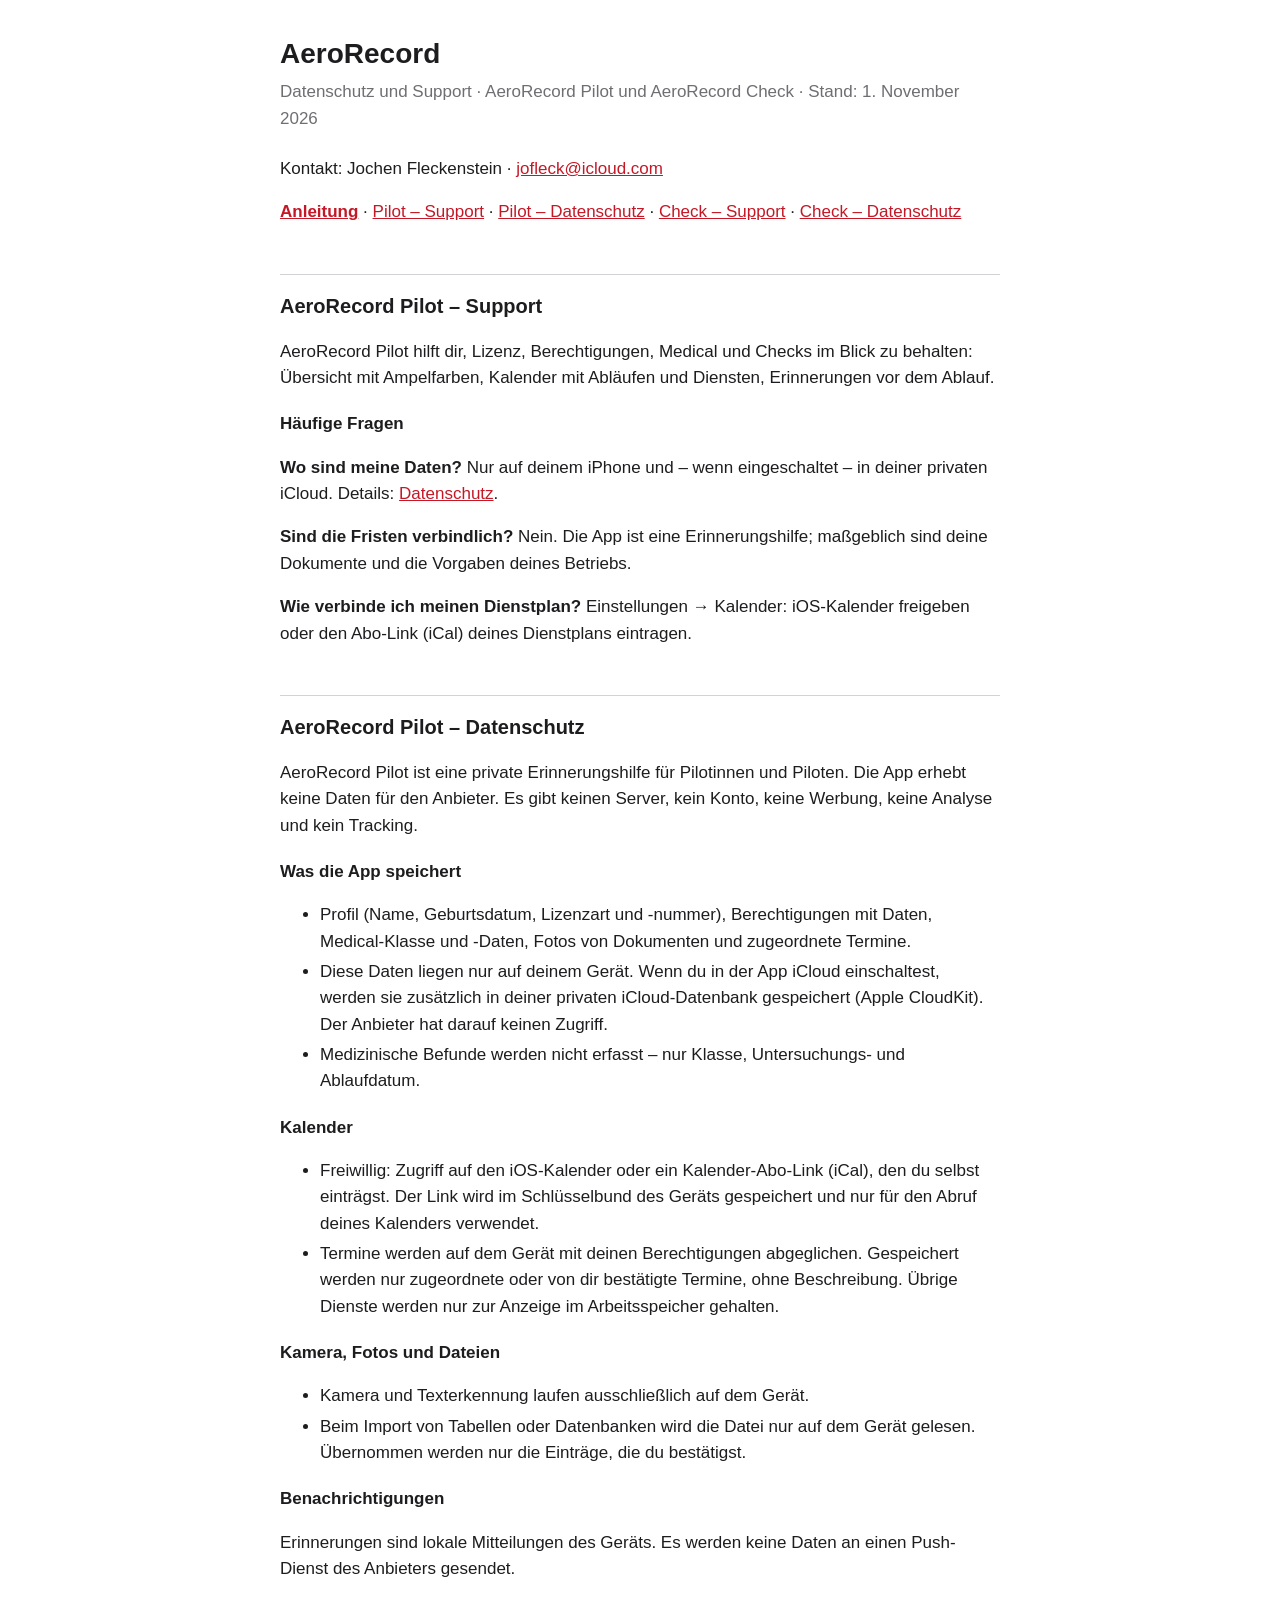
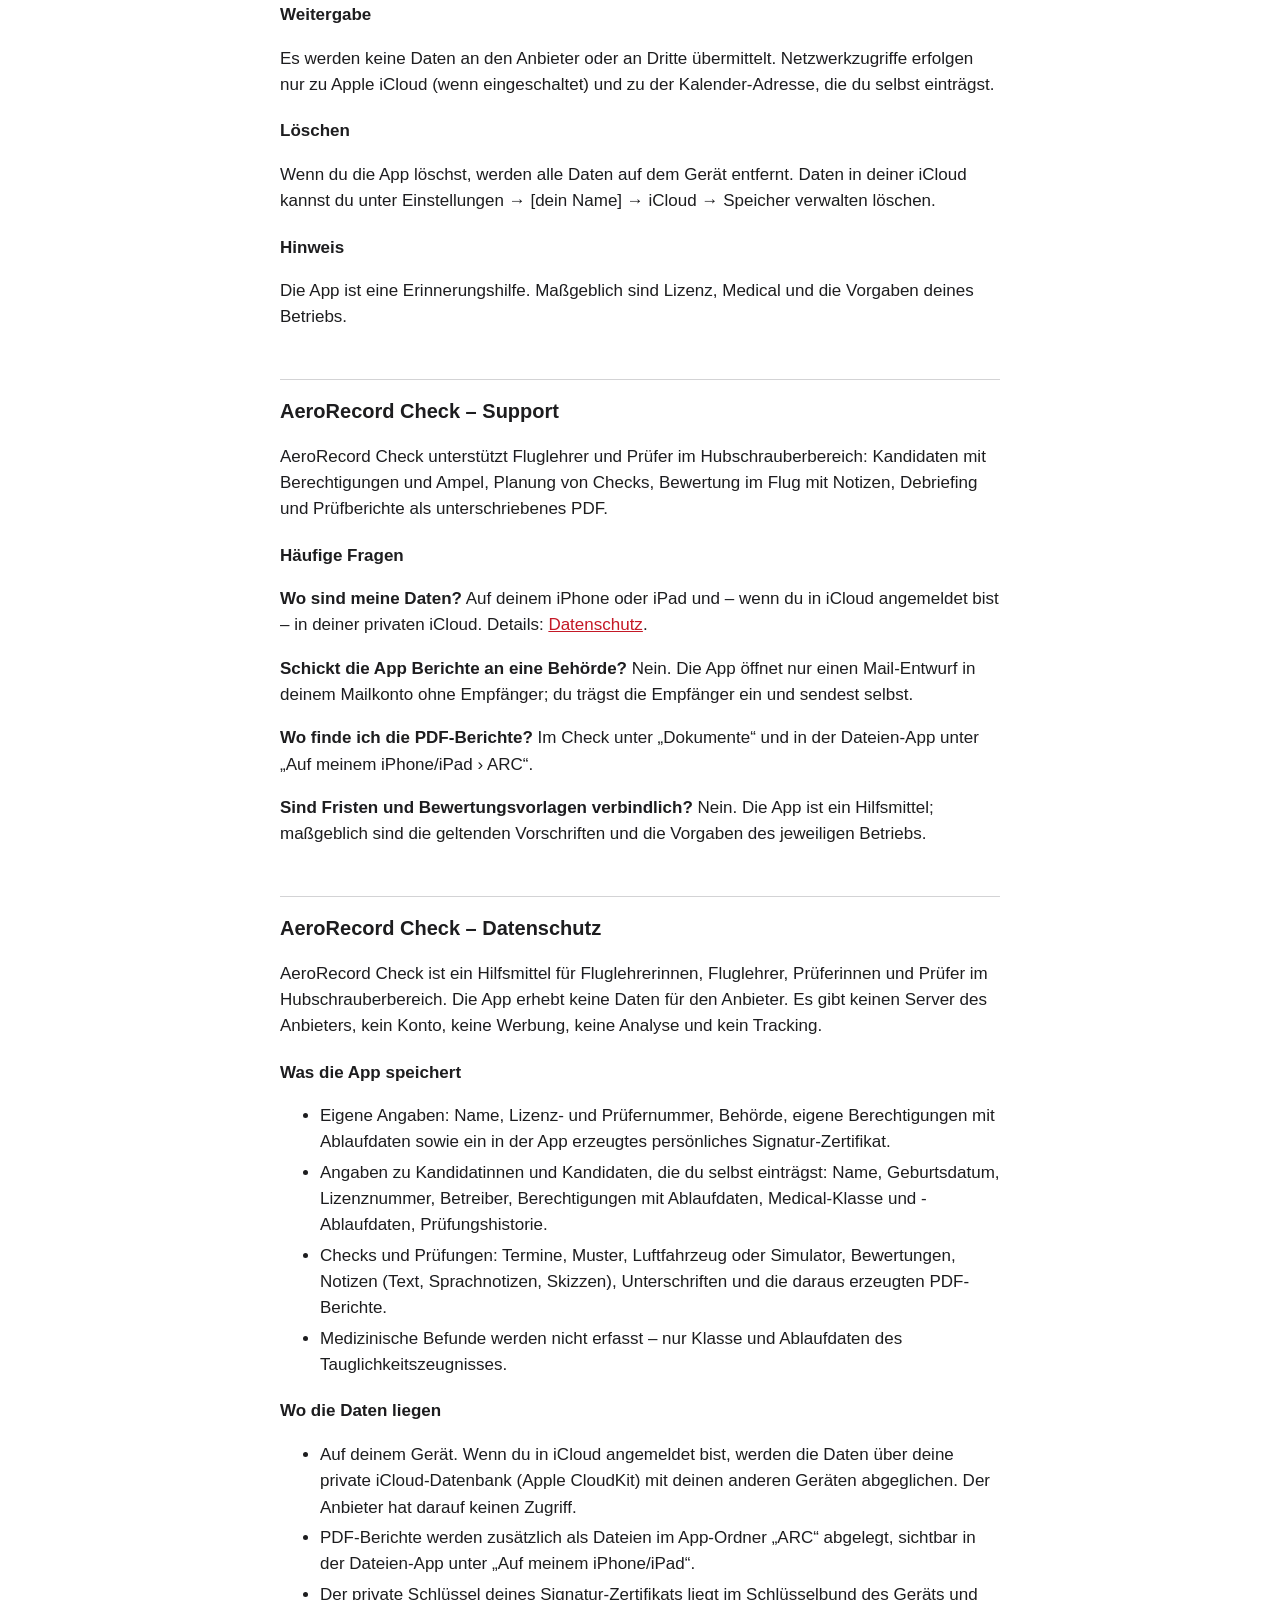
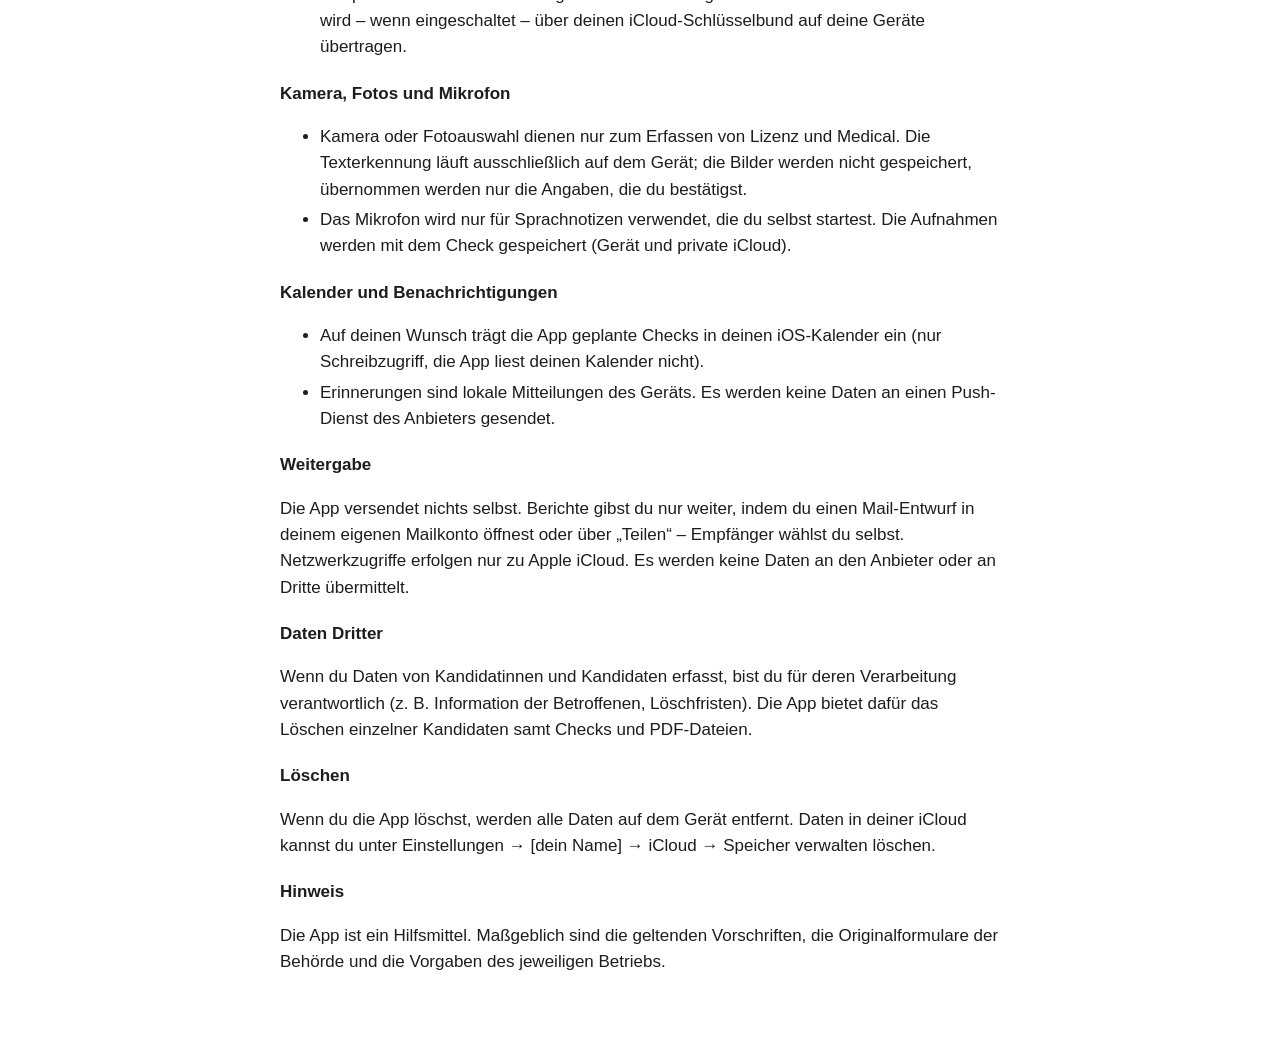
<file: index.html>
<!doctype html>
<html lang="de">
<head>
<meta charset="utf-8">
<meta name="viewport" content="width=device-width, initial-scale=1">
<meta name="robots" content="noindex, nofollow">
<title>AeroRecord – Datenschutz und Support</title>
<link rel="stylesheet" href="style.css">
</head>
<body>
<main>
<h1>AeroRecord</h1>
<p class="meta">Datenschutz und Support · AeroRecord Pilot und AeroRecord Check · Stand: 1. November 2026</p>
<p>Kontakt: Jochen Fleckenstein · <a href="mailto:jofleck@icloud.com">jofleck@icloud.com</a></p>
<p><a href="anleitung.html"><b>Anleitung</b></a> · <a href="#pilot-support">Pilot – Support</a> · <a href="#pilot-datenschutz">Pilot – Datenschutz</a> · <a href="#check-support">Check – Support</a> · <a href="#check-datenschutz">Check – Datenschutz</a></p>

<h2 id="pilot-support">AeroRecord Pilot – Support</h2>
<p>AeroRecord Pilot hilft dir, Lizenz, Berechtigungen, Medical und Checks im Blick zu behalten: Übersicht mit Ampelfarben, Kalender mit Abläufen und Diensten, Erinnerungen vor dem Ablauf.</p>

<h3>Häufige Fragen</h3>
<p><b>Wo sind meine Daten?</b> Nur auf deinem iPhone und – wenn eingeschaltet – in deiner privaten iCloud. Details: <a href="#pilot-datenschutz">Datenschutz</a>.</p>
<p><b>Sind die Fristen verbindlich?</b> Nein. Die App ist eine Erinnerungshilfe; maßgeblich sind deine Dokumente und die Vorgaben deines Betriebs.</p>
<p><b>Wie verbinde ich meinen Dienstplan?</b> Einstellungen → Kalender: iOS-Kalender freigeben oder den Abo-Link (iCal) deines Dienstplans eintragen.</p>

<h2 id="pilot-datenschutz">AeroRecord Pilot – Datenschutz</h2>
<p>AeroRecord Pilot ist eine private Erinnerungshilfe für Pilotinnen und Piloten. Die App erhebt keine Daten für den Anbieter. Es gibt keinen Server, kein Konto, keine Werbung, keine Analyse und kein Tracking.</p>

<h3>Was die App speichert</h3>
<ul>
  <li>Profil (Name, Geburtsdatum, Lizenzart und -nummer), Berechtigungen mit Daten, Medical-Klasse und -Daten, Fotos von Dokumenten und zugeordnete Termine.</li>
  <li>Diese Daten liegen nur auf deinem Gerät. Wenn du in der App iCloud einschaltest, werden sie zusätzlich in deiner privaten iCloud-Datenbank gespeichert (Apple CloudKit). Der Anbieter hat darauf keinen Zugriff.</li>
  <li>Medizinische Befunde werden nicht erfasst – nur Klasse, Untersuchungs- und Ablaufdatum.</li>
</ul>

<h3>Kalender</h3>
<ul>
  <li>Freiwillig: Zugriff auf den iOS-Kalender oder ein Kalender-Abo-Link (iCal), den du selbst einträgst. Der Link wird im Schlüsselbund des Geräts gespeichert und nur für den Abruf deines Kalenders verwendet.</li>
  <li>Termine werden auf dem Gerät mit deinen Berechtigungen abgeglichen. Gespeichert werden nur zugeordnete oder von dir bestätigte Termine, ohne Beschreibung. Übrige Dienste werden nur zur Anzeige im Arbeitsspeicher gehalten.</li>
</ul>

<h3>Kamera, Fotos und Dateien</h3>
<ul>
  <li>Kamera und Texterkennung laufen ausschließlich auf dem Gerät.</li>
  <li>Beim Import von Tabellen oder Datenbanken wird die Datei nur auf dem Gerät gelesen. Übernommen werden nur die Einträge, die du bestätigst.</li>
</ul>

<h3>Benachrichtigungen</h3>
<p>Erinnerungen sind lokale Mitteilungen des Geräts. Es werden keine Daten an einen Push-Dienst des Anbieters gesendet.</p>

<h3>Weitergabe</h3>
<p>Es werden keine Daten an den Anbieter oder an Dritte übermittelt. Netzwerkzugriffe erfolgen nur zu Apple iCloud (wenn eingeschaltet) und zu der Kalender-Adresse, die du selbst einträgst.</p>

<h3>Löschen</h3>
<p>Wenn du die App löschst, werden alle Daten auf dem Gerät entfernt. Daten in deiner iCloud kannst du unter Einstellungen → [dein Name] → iCloud → Speicher verwalten löschen.</p>

<h3>Hinweis</h3>
<p>Die App ist eine Erinnerungshilfe. Maßgeblich sind Lizenz, Medical und die Vorgaben deines Betriebs.</p>

<h2 id="check-support">AeroRecord Check – Support</h2>
<p>AeroRecord Check unterstützt Fluglehrer und Prüfer im Hubschrauberbereich: Kandidaten mit Berechtigungen und Ampel, Planung von Checks, Bewertung im Flug mit Notizen, Debriefing und Prüfberichte als unterschriebenes PDF.</p>

<h3>Häufige Fragen</h3>
<p><b>Wo sind meine Daten?</b> Auf deinem iPhone oder iPad und – wenn du in iCloud angemeldet bist – in deiner privaten iCloud. Details: <a href="#check-datenschutz">Datenschutz</a>.</p>
<p><b>Schickt die App Berichte an eine Behörde?</b> Nein. Die App öffnet nur einen Mail-Entwurf in deinem Mailkonto ohne Empfänger; du trägst die Empfänger ein und sendest selbst.</p>
<p><b>Wo finde ich die PDF-Berichte?</b> Im Check unter „Dokumente“ und in der Dateien-App unter „Auf meinem iPhone/iPad › ARC“.</p>
<p><b>Sind Fristen und Bewertungsvorlagen verbindlich?</b> Nein. Die App ist ein Hilfsmittel; maßgeblich sind die geltenden Vorschriften und die Vorgaben des jeweiligen Betriebs.</p>

<h2 id="check-datenschutz">AeroRecord Check – Datenschutz</h2>
<p>AeroRecord Check ist ein Hilfsmittel für Fluglehrerinnen, Fluglehrer, Prüferinnen und Prüfer im Hubschrauberbereich. Die App erhebt keine Daten für den Anbieter. Es gibt keinen Server des Anbieters, kein Konto, keine Werbung, keine Analyse und kein Tracking.</p>

<h3>Was die App speichert</h3>
<ul>
  <li>Eigene Angaben: Name, Lizenz- und Prüfernummer, Behörde, eigene Berechtigungen mit Ablaufdaten sowie ein in der App erzeugtes persönliches Signatur-Zertifikat.</li>
  <li>Angaben zu Kandidatinnen und Kandidaten, die du selbst einträgst: Name, Geburtsdatum, Lizenznummer, Betreiber, Berechtigungen mit Ablaufdaten, Medical-Klasse und -Ablaufdaten, Prüfungshistorie.</li>
  <li>Checks und Prüfungen: Termine, Muster, Luftfahrzeug oder Simulator, Bewertungen, Notizen (Text, Sprachnotizen, Skizzen), Unterschriften und die daraus erzeugten PDF-Berichte.</li>
  <li>Medizinische Befunde werden nicht erfasst – nur Klasse und Ablaufdaten des Tauglichkeitszeugnisses.</li>
</ul>

<h3>Wo die Daten liegen</h3>
<ul>
  <li>Auf deinem Gerät. Wenn du in iCloud angemeldet bist, werden die Daten über deine private iCloud-Datenbank (Apple CloudKit) mit deinen anderen Geräten abgeglichen. Der Anbieter hat darauf keinen Zugriff.</li>
  <li>PDF-Berichte werden zusätzlich als Dateien im App-Ordner „ARC“ abgelegt, sichtbar in der Dateien-App unter „Auf meinem iPhone/iPad“.</li>
  <li>Der private Schlüssel deines Signatur-Zertifikats liegt im Schlüsselbund des Geräts und wird – wenn eingeschaltet – über deinen iCloud-Schlüsselbund auf deine Geräte übertragen.</li>
</ul>

<h3>Kamera, Fotos und Mikrofon</h3>
<ul>
  <li>Kamera oder Fotoauswahl dienen nur zum Erfassen von Lizenz und Medical. Die Texterkennung läuft ausschließlich auf dem Gerät; die Bilder werden nicht gespeichert, übernommen werden nur die Angaben, die du bestätigst.</li>
  <li>Das Mikrofon wird nur für Sprachnotizen verwendet, die du selbst startest. Die Aufnahmen werden mit dem Check gespeichert (Gerät und private iCloud).</li>
</ul>

<h3>Kalender und Benachrichtigungen</h3>
<ul>
  <li>Auf deinen Wunsch trägt die App geplante Checks in deinen iOS-Kalender ein (nur Schreibzugriff, die App liest deinen Kalender nicht).</li>
  <li>Erinnerungen sind lokale Mitteilungen des Geräts. Es werden keine Daten an einen Push-Dienst des Anbieters gesendet.</li>
</ul>

<h3>Weitergabe</h3>
<p>Die App versendet nichts selbst. Berichte gibst du nur weiter, indem du einen Mail-Entwurf in deinem eigenen Mailkonto öffnest oder über „Teilen“ – Empfänger wählst du selbst. Netzwerkzugriffe erfolgen nur zu Apple iCloud. Es werden keine Daten an den Anbieter oder an Dritte übermittelt.</p>

<h3>Daten Dritter</h3>
<p>Wenn du Daten von Kandidatinnen und Kandidaten erfasst, bist du für deren Verarbeitung verantwortlich (z. B. Information der Betroffenen, Löschfristen). Die App bietet dafür das Löschen einzelner Kandidaten samt Checks und PDF-Dateien.</p>

<h3>Löschen</h3>
<p>Wenn du die App löschst, werden alle Daten auf dem Gerät entfernt. Daten in deiner iCloud kannst du unter Einstellungen → [dein Name] → iCloud → Speicher verwalten löschen.</p>

<h3>Hinweis</h3>
<p>Die App ist ein Hilfsmittel. Maßgeblich sind die geltenden Vorschriften, die Originalformulare der Behörde und die Vorgaben des jeweiligen Betriebs.</p>
</main>
</body>
</html>
</file>
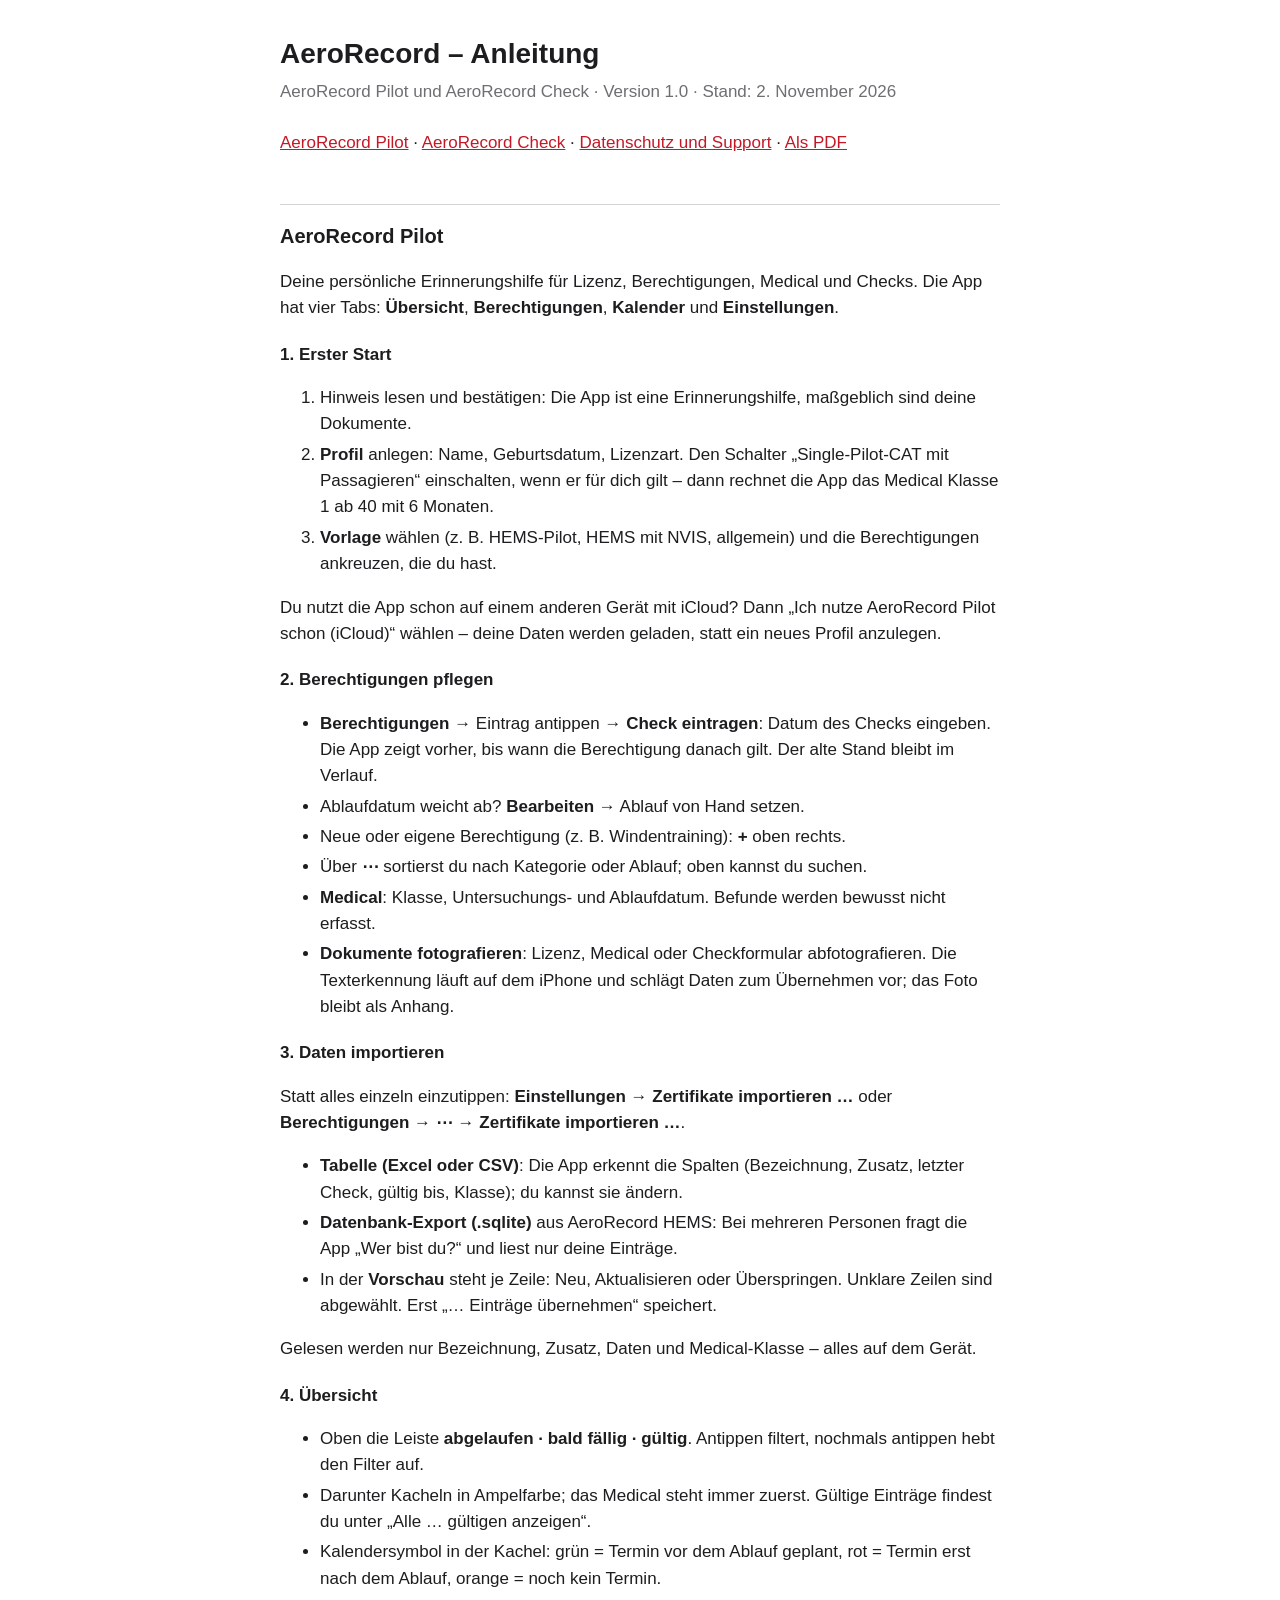
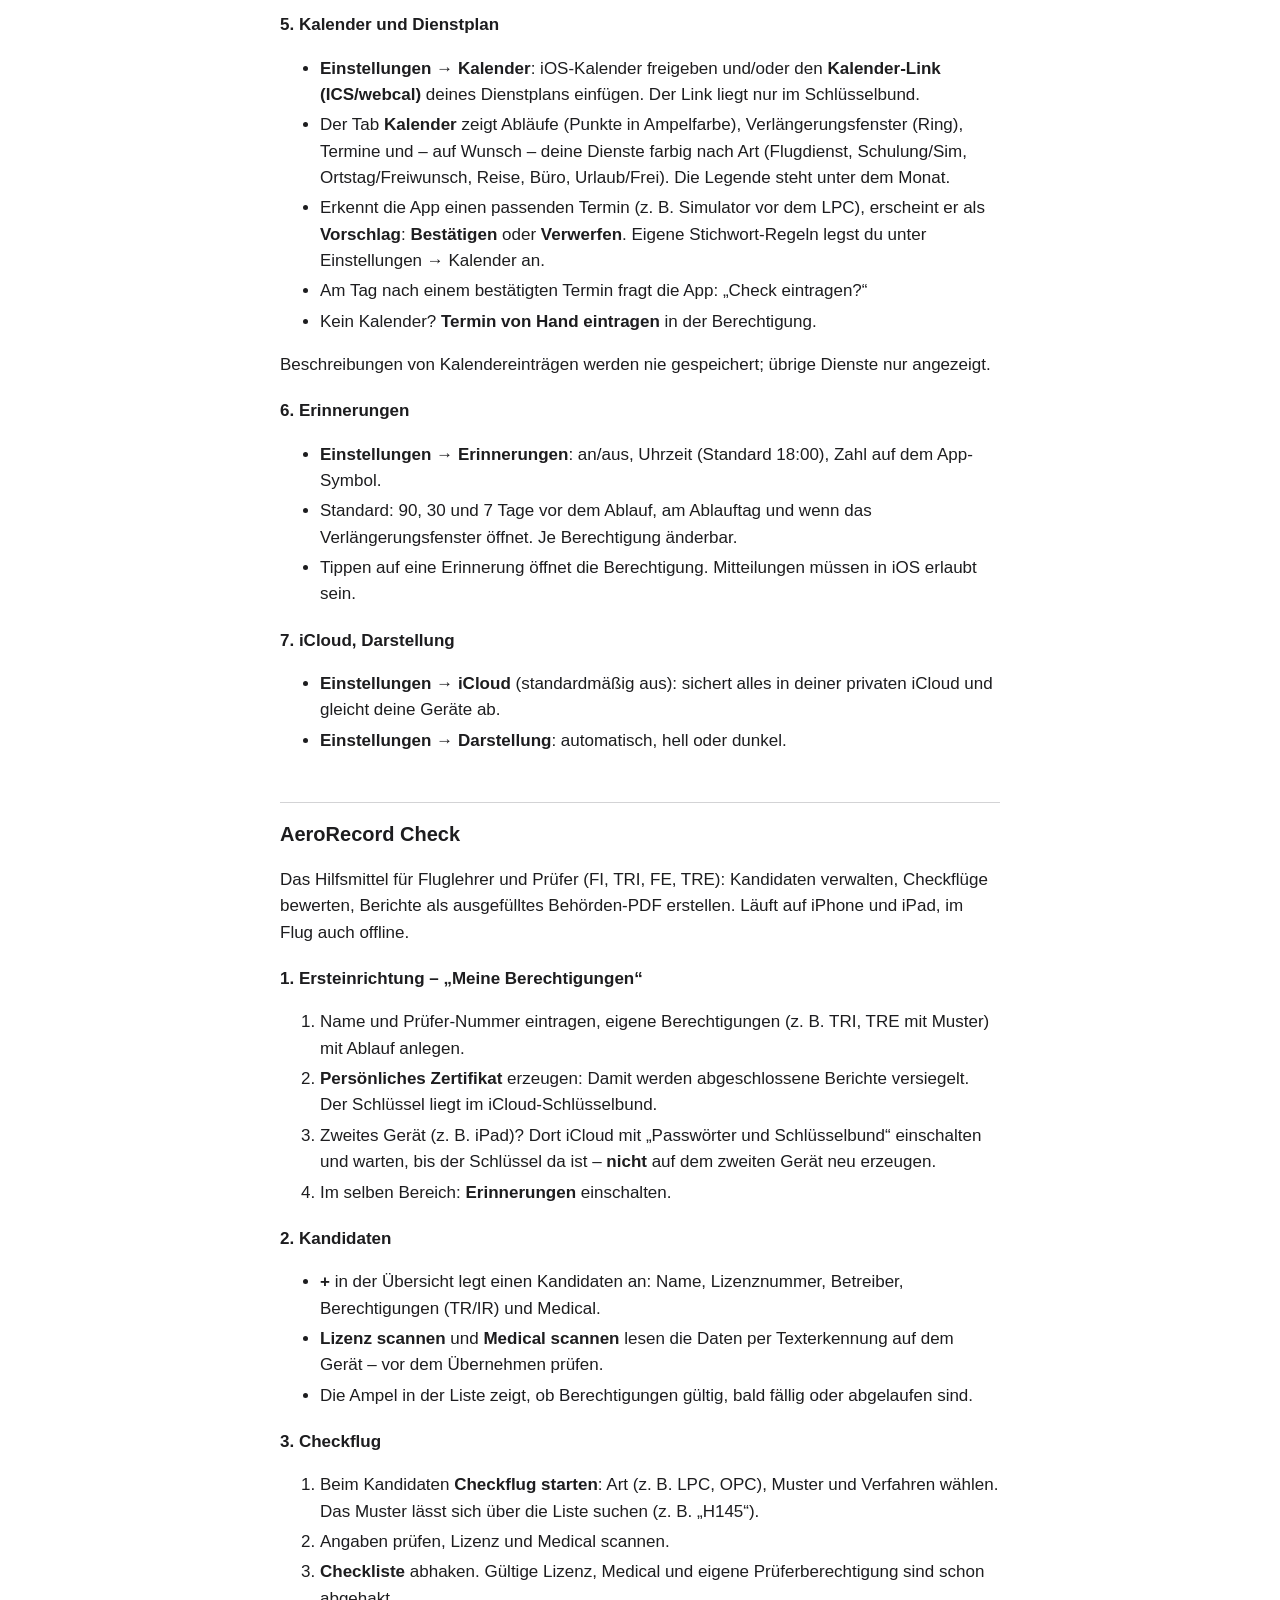
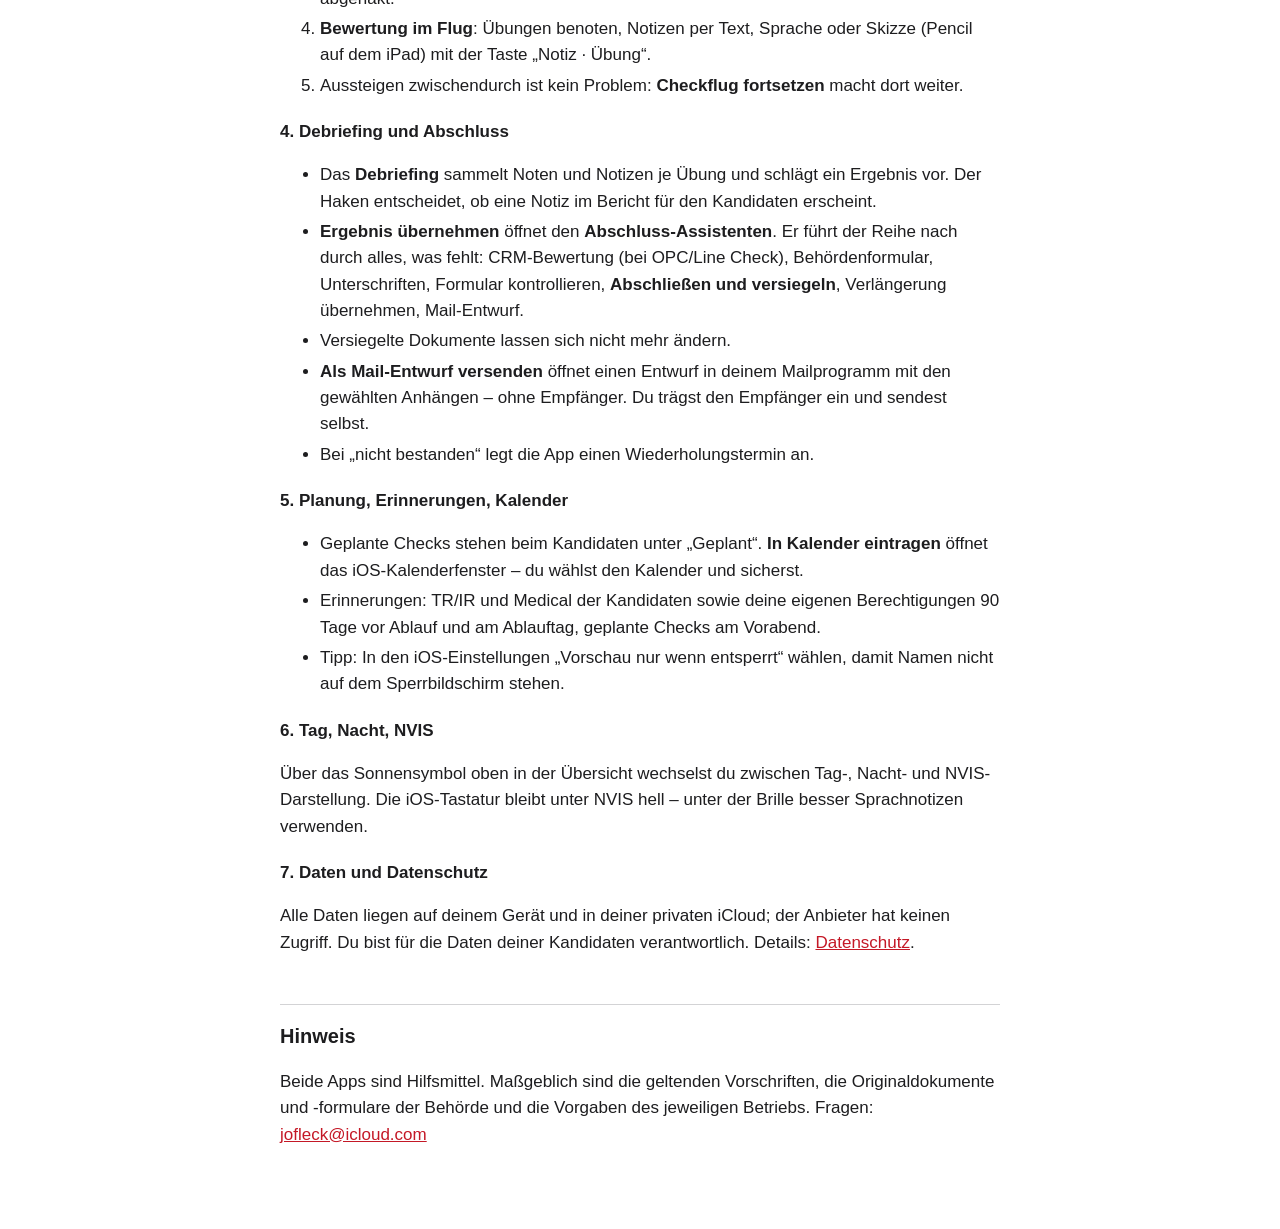
<file: anleitung.html>
<!doctype html>
<html lang="de">
<head>
<meta charset="utf-8">
<meta name="viewport" content="width=device-width, initial-scale=1">
<meta name="robots" content="noindex, nofollow">
<title>AeroRecord – Anleitung</title>
<link rel="stylesheet" href="style.css">
<style>@media print { #check { break-before: page; border-top: none; } }</style>
</head>
<body>
<main>
<h1>AeroRecord – Anleitung</h1>
<p class="meta">AeroRecord Pilot und AeroRecord Check · Version 1.0 · Stand: 2. November 2026</p>
<p><a href="#pilot">AeroRecord Pilot</a> · <a href="#check">AeroRecord Check</a> · <a href="index.html">Datenschutz und Support</a> · <a href="AeroRecord-Anleitung.pdf">Als PDF</a></p>

<h2 id="pilot">AeroRecord Pilot</h2>
<p>Deine persönliche Erinnerungshilfe für Lizenz, Berechtigungen, Medical und Checks. Die App hat vier Tabs: <b>Übersicht</b>, <b>Berechtigungen</b>, <b>Kalender</b> und <b>Einstellungen</b>.</p>

<h3>1. Erster Start</h3>
<ol>
  <li>Hinweis lesen und bestätigen: Die App ist eine Erinnerungshilfe, maßgeblich sind deine Dokumente.</li>
  <li><b>Profil</b> anlegen: Name, Geburtsdatum, Lizenzart. Den Schalter „Single-Pilot-CAT mit Passagieren“ einschalten, wenn er für dich gilt – dann rechnet die App das Medical Klasse 1 ab 40 mit 6 Monaten.</li>
  <li><b>Vorlage</b> wählen (z. B. HEMS-Pilot, HEMS mit NVIS, allgemein) und die Berechtigungen ankreuzen, die du hast.</li>
</ol>
<p>Du nutzt die App schon auf einem anderen Gerät mit iCloud? Dann „Ich nutze AeroRecord Pilot schon (iCloud)“ wählen – deine Daten werden geladen, statt ein neues Profil anzulegen.</p>

<h3>2. Berechtigungen pflegen</h3>
<ul>
  <li><b>Berechtigungen</b> → Eintrag antippen → <b>Check eintragen</b>: Datum des Checks eingeben. Die App zeigt vorher, bis wann die Berechtigung danach gilt. Der alte Stand bleibt im Verlauf.</li>
  <li>Ablaufdatum weicht ab? <b>Bearbeiten</b> → Ablauf von Hand setzen.</li>
  <li>Neue oder eigene Berechtigung (z. B. Windentraining): <b>+</b> oben rechts.</li>
  <li>Über <b>⋯</b> sortierst du nach Kategorie oder Ablauf; oben kannst du suchen.</li>
  <li><b>Medical</b>: Klasse, Untersuchungs- und Ablaufdatum. Befunde werden bewusst nicht erfasst.</li>
  <li><b>Dokumente fotografieren</b>: Lizenz, Medical oder Checkformular abfotografieren. Die Texterkennung läuft auf dem iPhone und schlägt Daten zum Übernehmen vor; das Foto bleibt als Anhang.</li>
</ul>

<h3>3. Daten importieren</h3>
<p>Statt alles einzeln einzutippen: <b>Einstellungen → Zertifikate importieren …</b> oder <b>Berechtigungen → ⋯ → Zertifikate importieren …</b>.</p>
<ul>
  <li><b>Tabelle (Excel oder CSV)</b>: Die App erkennt die Spalten (Bezeichnung, Zusatz, letzter Check, gültig bis, Klasse); du kannst sie ändern.</li>
  <li><b>Datenbank-Export (.sqlite)</b> aus AeroRecord HEMS: Bei mehreren Personen fragt die App „Wer bist du?“ und liest nur deine Einträge.</li>
  <li>In der <b>Vorschau</b> steht je Zeile: Neu, Aktualisieren oder Überspringen. Unklare Zeilen sind abgewählt. Erst „… Einträge übernehmen“ speichert.</li>
</ul>
<p>Gelesen werden nur Bezeichnung, Zusatz, Daten und Medical-Klasse – alles auf dem Gerät.</p>

<h3>4. Übersicht</h3>
<ul>
  <li>Oben die Leiste <b>abgelaufen · bald fällig · gültig</b>. Antippen filtert, nochmals antippen hebt den Filter auf.</li>
  <li>Darunter Kacheln in Ampelfarbe; das Medical steht immer zuerst. Gültige Einträge findest du unter „Alle … gültigen anzeigen“.</li>
  <li>Kalendersymbol in der Kachel: grün = Termin vor dem Ablauf geplant, rot = Termin erst nach dem Ablauf, orange = noch kein Termin.</li>
</ul>

<h3>5. Kalender und Dienstplan</h3>
<ul>
  <li><b>Einstellungen → Kalender</b>: iOS-Kalender freigeben und/oder den <b>Kalender-Link (ICS/webcal)</b> deines Dienstplans einfügen. Der Link liegt nur im Schlüsselbund.</li>
  <li>Der Tab <b>Kalender</b> zeigt Abläufe (Punkte in Ampelfarbe), Verlängerungsfenster (Ring), Termine und – auf Wunsch – deine Dienste farbig nach Art (Flugdienst, Schulung/Sim, Ortstag/Freiwunsch, Reise, Büro, Urlaub/Frei). Die Legende steht unter dem Monat.</li>
  <li>Erkennt die App einen passenden Termin (z. B. Simulator vor dem LPC), erscheint er als <b>Vorschlag</b>: <b>Bestätigen</b> oder <b>Verwerfen</b>. Eigene Stichwort-Regeln legst du unter Einstellungen → Kalender an.</li>
  <li>Am Tag nach einem bestätigten Termin fragt die App: „Check eintragen?“</li>
  <li>Kein Kalender? <b>Termin von Hand eintragen</b> in der Berechtigung.</li>
</ul>
<p>Beschreibungen von Kalendereinträgen werden nie gespeichert; übrige Dienste nur angezeigt.</p>

<h3>6. Erinnerungen</h3>
<ul>
  <li><b>Einstellungen → Erinnerungen</b>: an/aus, Uhrzeit (Standard 18:00), Zahl auf dem App-Symbol.</li>
  <li>Standard: 90, 30 und 7 Tage vor dem Ablauf, am Ablauftag und wenn das Verlängerungsfenster öffnet. Je Berechtigung änderbar.</li>
  <li>Tippen auf eine Erinnerung öffnet die Berechtigung. Mitteilungen müssen in iOS erlaubt sein.</li>
</ul>

<h3>7. iCloud, Darstellung</h3>
<ul>
  <li><b>Einstellungen → iCloud</b> (standardmäßig aus): sichert alles in deiner privaten iCloud und gleicht deine Geräte ab.</li>
  <li><b>Einstellungen → Darstellung</b>: automatisch, hell oder dunkel.</li>
</ul>

<h2 id="check">AeroRecord Check</h2>
<p>Das Hilfsmittel für Fluglehrer und Prüfer (FI, TRI, FE, TRE): Kandidaten verwalten, Checkflüge bewerten, Berichte als ausgefülltes Behörden-PDF erstellen. Läuft auf iPhone und iPad, im Flug auch offline.</p>

<h3>1. Ersteinrichtung – „Meine Berechtigungen“</h3>
<ol>
  <li>Name und Prüfer-Nummer eintragen, eigene Berechtigungen (z. B. TRI, TRE mit Muster) mit Ablauf anlegen.</li>
  <li><b>Persönliches Zertifikat</b> erzeugen: Damit werden abgeschlossene Berichte versiegelt. Der Schlüssel liegt im iCloud-Schlüsselbund.</li>
  <li>Zweites Gerät (z. B. iPad)? Dort iCloud mit „Passwörter und Schlüsselbund“ einschalten und warten, bis der Schlüssel da ist – <b>nicht</b> auf dem zweiten Gerät neu erzeugen.</li>
  <li>Im selben Bereich: <b>Erinnerungen</b> einschalten.</li>
</ol>

<h3>2. Kandidaten</h3>
<ul>
  <li><b>+</b> in der Übersicht legt einen Kandidaten an: Name, Lizenznummer, Betreiber, Berechtigungen (TR/IR) und Medical.</li>
  <li><b>Lizenz scannen</b> und <b>Medical scannen</b> lesen die Daten per Texterkennung auf dem Gerät – vor dem Übernehmen prüfen.</li>
  <li>Die Ampel in der Liste zeigt, ob Berechtigungen gültig, bald fällig oder abgelaufen sind.</li>
</ul>

<h3>3. Checkflug</h3>
<ol>
  <li>Beim Kandidaten <b>Checkflug starten</b>: Art (z. B. LPC, OPC), Muster und Verfahren wählen. Das Muster lässt sich über die Liste suchen (z. B. „H145“).</li>
  <li>Angaben prüfen, Lizenz und Medical scannen.</li>
  <li><b>Checkliste</b> abhaken. Gültige Lizenz, Medical und eigene Prüferberechtigung sind schon abgehakt.</li>
  <li><b>Bewertung im Flug</b>: Übungen benoten, Notizen per Text, Sprache oder Skizze (Pencil auf dem iPad) mit der Taste „Notiz · Übung“.</li>
  <li>Aussteigen zwischendurch ist kein Problem: <b>Checkflug fortsetzen</b> macht dort weiter.</li>
</ol>

<h3>4. Debriefing und Abschluss</h3>
<ul>
  <li>Das <b>Debriefing</b> sammelt Noten und Notizen je Übung und schlägt ein Ergebnis vor. Der Haken entscheidet, ob eine Notiz im Bericht für den Kandidaten erscheint.</li>
  <li><b>Ergebnis übernehmen</b> öffnet den <b>Abschluss-Assistenten</b>. Er führt der Reihe nach durch alles, was fehlt: CRM-Bewertung (bei OPC/Line Check), Behördenformular, Unterschriften, Formular kontrollieren, <b>Abschließen und versiegeln</b>, Verlängerung übernehmen, Mail-Entwurf.</li>
  <li>Versiegelte Dokumente lassen sich nicht mehr ändern.</li>
  <li><b>Als Mail-Entwurf versenden</b> öffnet einen Entwurf in deinem Mailprogramm mit den gewählten Anhängen – ohne Empfänger. Du trägst den Empfänger ein und sendest selbst.</li>
  <li>Bei „nicht bestanden“ legt die App einen Wiederholungstermin an.</li>
</ul>

<h3>5. Planung, Erinnerungen, Kalender</h3>
<ul>
  <li>Geplante Checks stehen beim Kandidaten unter „Geplant“. <b>In Kalender eintragen</b> öffnet das iOS-Kalenderfenster – du wählst den Kalender und sicherst.</li>
  <li>Erinnerungen: TR/IR und Medical der Kandidaten sowie deine eigenen Berechtigungen 90 Tage vor Ablauf und am Ablauftag, geplante Checks am Vorabend.</li>
  <li>Tipp: In den iOS-Einstellungen „Vorschau nur wenn entsperrt“ wählen, damit Namen nicht auf dem Sperrbildschirm stehen.</li>
</ul>

<h3>6. Tag, Nacht, NVIS</h3>
<p>Über das Sonnensymbol oben in der Übersicht wechselst du zwischen Tag-, Nacht- und NVIS-Darstellung. Die iOS-Tastatur bleibt unter NVIS hell – unter der Brille besser Sprachnotizen verwenden.</p>

<h3>7. Daten und Datenschutz</h3>
<p>Alle Daten liegen auf deinem Gerät und in deiner privaten iCloud; der Anbieter hat keinen Zugriff. Du bist für die Daten deiner Kandidaten verantwortlich. Details: <a href="index.html#check-datenschutz">Datenschutz</a>.</p>

<h2>Hinweis</h2>
<p>Beide Apps sind Hilfsmittel. Maßgeblich sind die geltenden Vorschriften, die Originaldokumente und -formulare der Behörde und die Vorgaben des jeweiligen Betriebs. Fragen: <a href="mailto:jofleck@icloud.com">jofleck@icloud.com</a></p>
</main>
</body>
</html>
</file>
<file: style.css>
:root { color-scheme: light dark; --text: #1d1d1f; --muted: #6e6e73; --bg: #ffffff; --accent: #c41826; }
@media (prefers-color-scheme: dark) { :root { --text: #f5f5f7; --muted: #a1a1a6; --bg: #000000; --accent: #ff453a; } }
body { font: 17px/1.55 -apple-system, BlinkMacSystemFont, "Helvetica Neue", Arial, sans-serif; color: var(--text); background: var(--bg); margin: 0; padding: 32px 16px 64px; }
main { max-width: 720px; margin: 0 auto; }
h1 { font-size: 28px; margin: 0 0 4px; }
h2 { font-size: 20px; margin: 32px 0 8px; }
p.meta { color: var(--muted); margin: 0 0 24px; }
a { color: var(--accent); }
li { margin: 4px 0; }
h2 { margin-top: 48px; padding-top: 16px; border-top: 1px solid color-mix(in srgb, var(--muted) 30%, transparent); }
h3 { font-size: 17px; margin: 20px 0 6px; }
</file>
